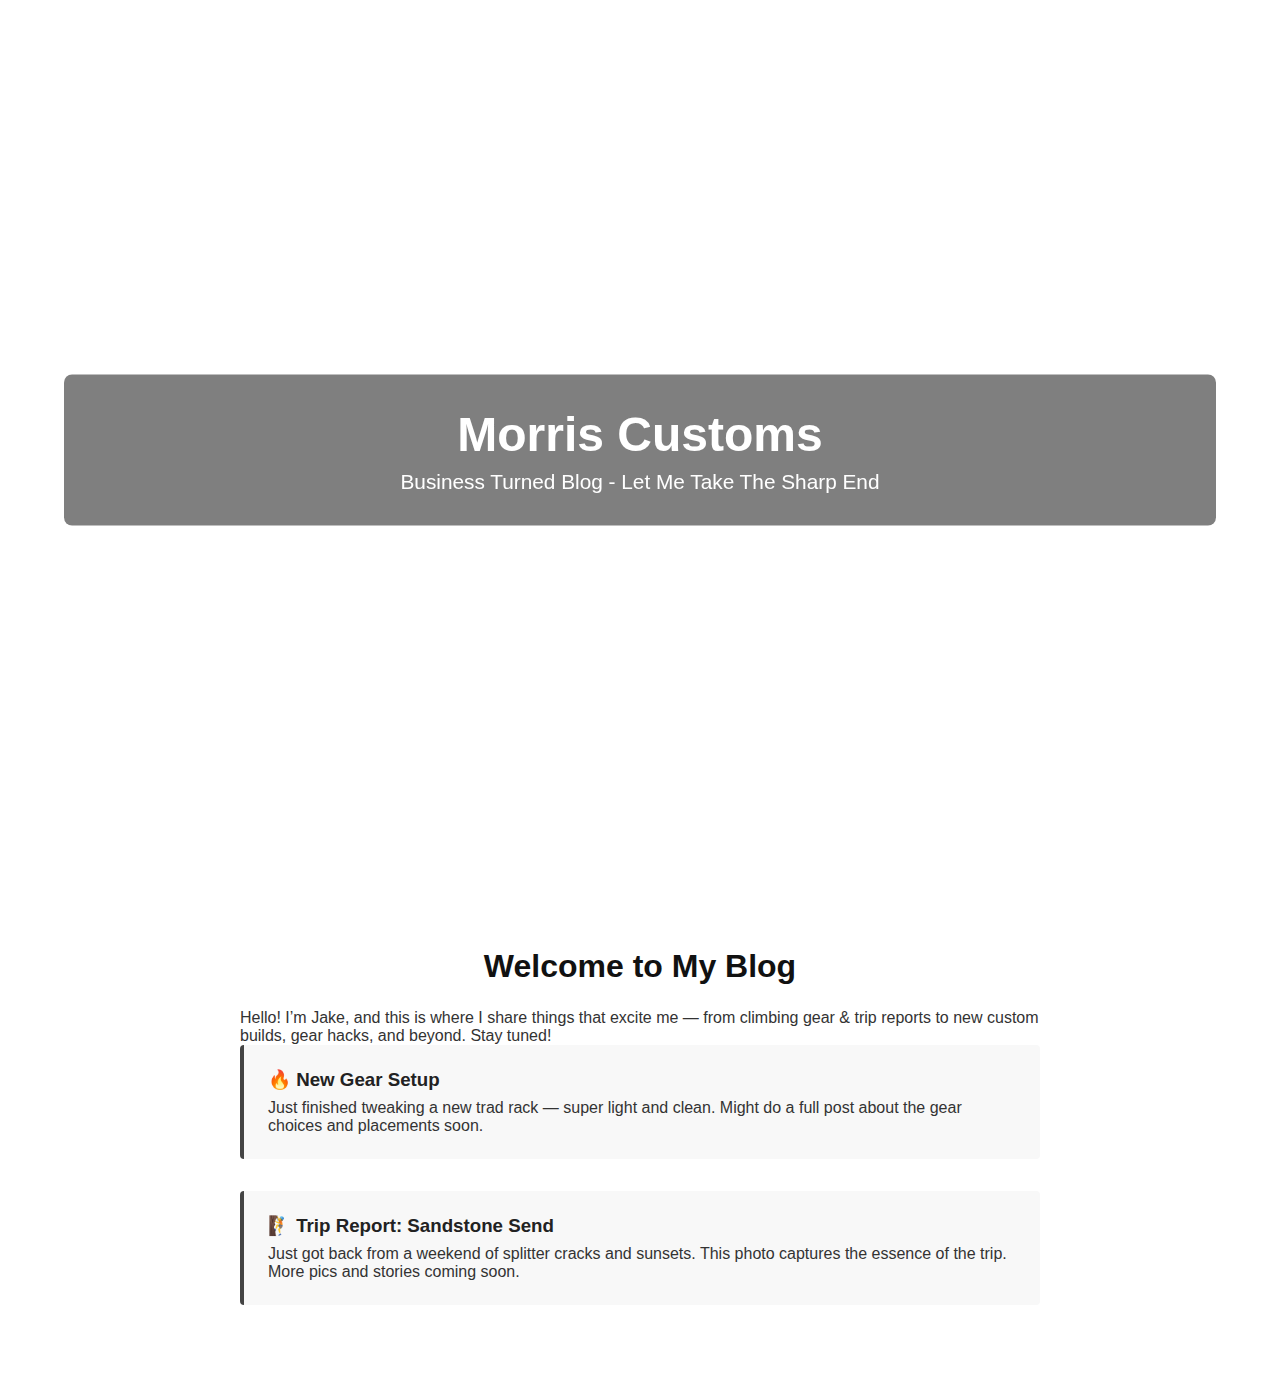
<file: index.html>
<!DOCTYPE html>
<html lang="en">
<head>
  <meta charset="UTF-8" />
  <meta name="viewport" content="width=device-width, initial-scale=1.0"/>
  <title>Morris Customs</title>
  <style>
    /* Reset & base styles */
    * {
      margin: 0;
      padding: 0;
      box-sizing: border-box;
    }

    html, body {
      height: 100%;
      font-family: 'Segoe UI', Tahoma, Geneva, Verdana, sans-serif;
      color: #fff;
      scroll-behavior: smooth;
    }

    /* Hero Section with iOS-compatible fixed background */
    .hero {
      position: relative;
      height: 100vh;
      overflow: hidden;
    }

    .background-image {
      position: fixed;
      top: 0;
      left: 0;
      width: 100vw;
      height: 100vh;
      background-image: url('https://mountainproject.com/assets/photos/climb/118571981_medium_1582473623.jpg?cache=1702073602');
      background-size: contain; /* change to 'cover' if you want full-bleed with cropping */
      background-repeat: no-repeat;
      background-position: center;
      background-color: #fff; /* White filler bars */
      z-index: -1;
    }

    .overlay {
      position: relative;
      z-index: 2;
      text-align: center;
      padding: 2rem;
      color: #fff;
      background: rgba(0, 0, 0, 0.5);
      border-radius: 8px;
      top: 50%;
      transform: translateY(-50%);
      max-width: 90%;
      margin: 0 auto;
    }

    .hero h1 {
      font-size: 3rem;
      margin-bottom: 0.5rem;
    }

    .hero .tagline {
      font-size: 1.3rem;
    }

    /* Content / Blog Section */
    .content {
      background-color: #fff;
      color: #333;
      padding: 3rem 1rem;
    }

    .blog-posts {
      max-width: 800px;
      margin: auto;
    }

    .blog-posts h2 {
      text-align: center;
      font-size: 2rem;
      margin-bottom: 1.5rem;
      color: #111;
    }

    .blog-posts article {
      margin-bottom: 2rem;
      background-color: #f8f8f8;
      padding: 1.5rem;
      border-left: 4px solid #444;
      border-radius: 4px;
    }

    .blog-posts h3 {
      margin-bottom: 0.5rem;
      color: #222;
    }

    /* Responsive adjustments */
    @media (max-width: 600px) {
      .hero h1 {
        font-size: 2rem;
      }

      .hero .tagline {
        font-size: 1rem;
      }

      .overlay {
        padding: 1rem;
      }
    }
    /* Navigation Bar Styles */
.navbar {
  background-color: rgba(0, 0, 0, 0.7);
  padding: 1rem;
  text-align: center;
  position: sticky;
  top: 0;
  z-index: 3;
}

.navbar ul {
  list-style: none;
  display: flex;
  justify-content: center;
  gap: 2rem;
  margin: 0;
  padding: 0;
}

.navbar a {
  color: #fff;
  text-decoration: none;
  font-weight: bold;
  transition: color 0.3s;
}

.navbar a:hover {
  color: #ccc;
}

  </style>
</head>
<body>

  <header class="hero">
    <div class="background-image"></div>
    <div class="overlay">
      <h1>Morris Customs</h1>
      <p class="tagline">Business Turned Blog - Let Me Take The Sharp End</p>
    </div>
  </header>

  <main class="content">
    <section class="blog-posts">
      <h2>Welcome to My Blog</h2>
      <p>Hello! I’m Jake, and this is where I share things that excite me — from climbing gear & trip reports to new custom builds, gear hacks, and beyond. Stay tuned!</p>

      <article>
        <h3>🔥 New Gear Setup</h3>
        <p>Just finished tweaking a new trad rack — super light and clean. Might do a full post about the gear choices and placements soon.</p>
      </article>

      <article>
        <h3>🧗 Trip Report: Sandstone Send</h3>
        <p>Just got back from a weekend of splitter cracks and sunsets. This photo captures the essence of the trip. More pics and stories coming soon.</p>
      </article>
    </section>
  </main>

</body>
</html>
</file>
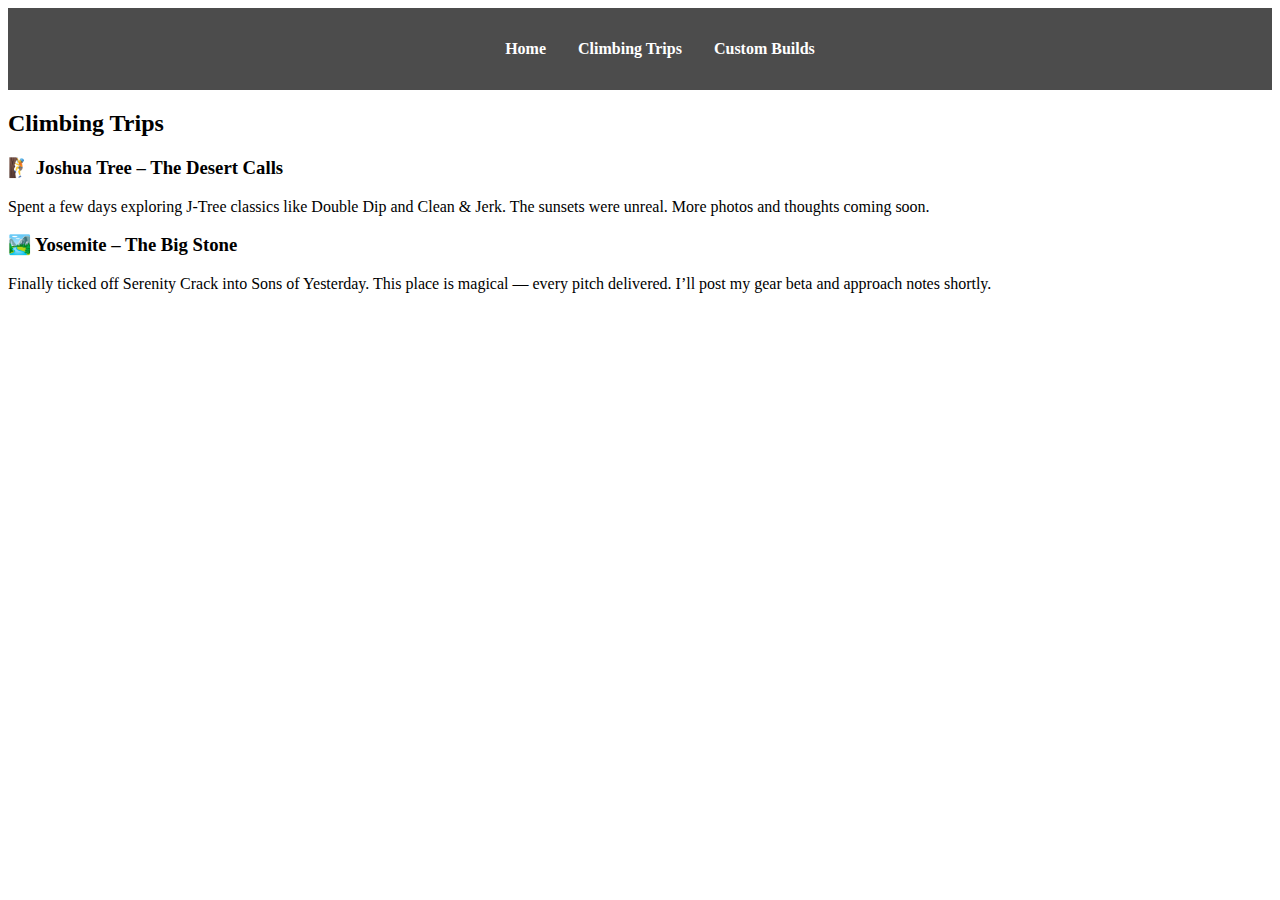
<file: climbing-trips.html>
<!DOCTYPE html>
<html lang="en">
<head>
  <meta charset="UTF-8" />
  <meta name="viewport" content="width=device-width, initial-scale=1.0"/>
  <title>Climbing Trips - Morris Customs</title>
  <link rel="stylesheet" href="styles.css" />
</head>
<body>

  <nav class="navbar">
    <ul>
      <li><a href="index.html">Home</a></li>
      <li><a href="climbing-trips.html">Climbing Trips</a></li>
      <li><a href="custom-builds.html">Custom Builds</a></li>
    </ul>
  </nav>

  <main>
    <section class="blog-posts">
      <h2>Climbing Trips</h2>

      <article>
        <h3>🧗 Joshua Tree – The Desert Calls</h3>
        <p>Spent a few days exploring J-Tree classics like Double Dip and Clean & Jerk. The sunsets were unreal. More photos and thoughts coming soon.</p>
      </article>

      <article>
        <h3>🏞️ Yosemite – The Big Stone</h3>
        <p>Finally ticked off Serenity Crack into Sons of Yesterday. This place is magical — every pitch delivered. I’ll post my gear beta and approach notes shortly.</p>
      </article>
    </section>
  </main>

</body>
</html>

</body>
</html>
</file>
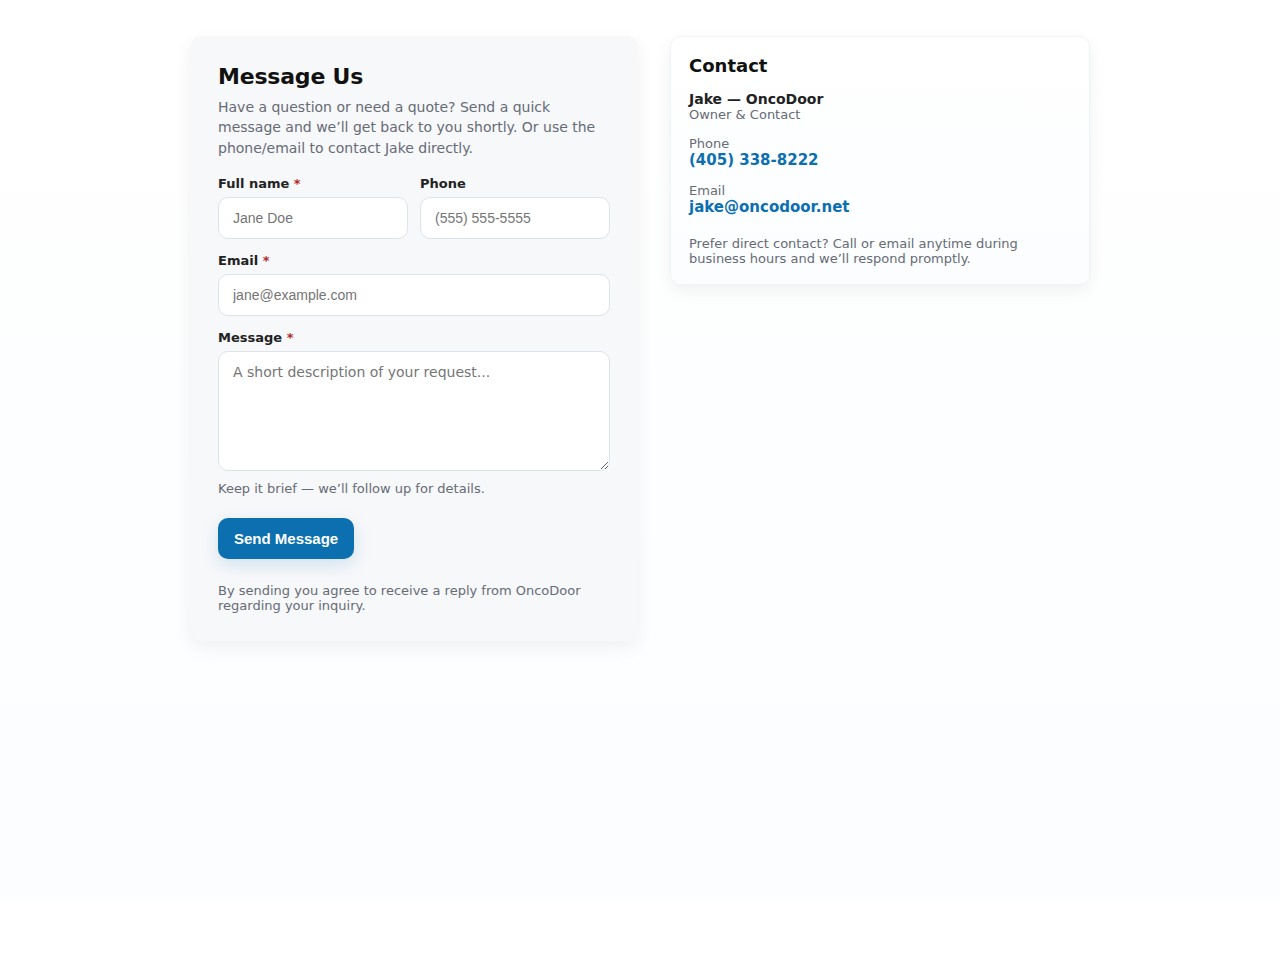
<file: contact.html>
<!doctype html>
<html lang="en">
<head>
  <meta charset="utf-8" />
  <meta name="viewport" content="width=device-width,initial-scale=1" />
  <title>Contact — OncoDoor</title>

  <!-- Minimal, modern, responsive styling -->
  <style>
    :root{
      --bg:#ffffff;
      --card:#f7f8fa;
      --muted:#666b75;
      --accent:#0b6fb0;
      --radius:12px;
      --max-width:900px;
      --gap:18px;
      font-family: Inter, system-ui, -apple-system, "Segoe UI", Roboto, "Helvetica Neue", Arial;
      color: #111;
    }
    html,body{height:100%;}
    body{
      margin:0;
      background:linear-gradient(180deg,#ffffff 0%, #fbfdff 100%);
      display:flex;
      align-items:flex-start;
      justify-content:center;
      padding:36px 18px;
      -webkit-font-smoothing:antialiased;
      -moz-osx-font-smoothing:grayscale;
    }

    .container{
      width:100%;
      max-width:var(--max-width);
      display:grid;
      grid-template-columns: 1fr 420px;
      gap:32px;
      align-items:start;
    }

    /* Stack on small screens */
    @media (max-width:880px){
      .container{grid-template-columns:1fr; padding:0 6px;}
    }

    .card{
      background:var(--card);
      border-radius:var(--radius);
      padding:28px;
      box-shadow: 0 6px 18px rgba(15,20,30,0.06);
    }

    h1{
      margin:0 0 8px 0;
      font-size:22px;
      letter-spacing:-0.2px;
    }
    p.lead{
      margin:0 0 18px 0;
      color:var(--muted);
      font-size:14px;
      line-height:1.45;
    }

    form{
      display:flex;
      flex-direction:column;
      gap:14px;
    }

    label{
      font-size:13px;
      color:#222;
      display:block;
      margin-bottom:6px;
      font-weight:600;
    }

    .row{
      display:flex;
      gap:12px;
    }
    .row .field{flex:1;}

    input[type="text"],
    input[type="email"],
    input[type="tel"],
    textarea{
      width:100%;
      box-sizing:border-box;
      padding:12px 14px;
      border-radius:10px;
      border:1px solid #dde3ea;
      background:white;
      font-size:14px;
      outline:none;
      transition:box-shadow .12s, border-color .12s;
    }
    input:focus, textarea:focus{
      border-color:var(--accent);
      box-shadow:0 6px 18px rgba(11,111,176,0.08);
    }
    textarea{min-height:120px; resize:vertical; font-family:inherit;}

    .help { font-size:13px; color:var(--muted); margin-top:6px; }

    .btn {
      display:inline-block;
      background:var(--accent);
      color:white;
      border:none;
      padding:12px 16px;
      border-radius:10px;
      cursor:pointer;
      font-weight:700;
      font-size:15px;
      box-shadow: 0 6px 18px rgba(11,111,176,0.16);
    }
    .btn:disabled{opacity:.6; cursor:not-allowed; box-shadow:none}

    .contact-info {
      display:flex;
      flex-direction:column;
      gap:14px;
      font-size:15px;
      color:#222;
    }

    .contact-card {
      background: linear-gradient(180deg,#fff 0%, #fbfdff 100%);
      border-radius:10px;
      padding:18px;
      border:1px solid #eef3f8;
    }

    .info-line {display:flex; gap:12px; align-items:center;}
    .info-line strong{display:block; font-size:14px;}
    .muted{color:var(--muted); font-size:13px;}

    .status {
      padding:10px 12px;
      border-radius:10px;
      font-weight:600;
      font-size:14px;
      display:none;
    }
    .status.success { background: #ebfbf2; color:#0a7a3c; border:1px solid #dff4e6; display:block;}
    .status.error { background:#fff3f2; color:#b02a2a; border:1px solid #ffdcd7; display:block;}

    /* small footer */
    .small {font-size:13px; color:var(--muted); margin-top:10px;}
  </style>
</head>
<body>
  <main class="container" role="main">
    <!-- Left: Form -->
    <section class="card" aria-labelledby="contact-heading">
      <h1 id="contact-heading">Message Us</h1>
      <p class="lead">Have a question or need a quote? Send a quick message and we’ll get back to you shortly. Or use the phone/email to contact Jake directly.</p>

      <div id="statusWrap" aria-live="polite"></div>

      <!-- Contact form -->
      <!-- IMPORTANT: Replace FORM_ACTION with your Formspree endpoint or your preferred form handler URL.
           Example Formspree action: "https://formspree.io/f/abcd1234" -->
      <form id="contactForm" novalidate>
        <!-- Visible fields -->
        <div class="row">
          <div class="field">
            <label for="name">Full name <span aria-hidden="true" style="color:#b02a2a">*</span></label>
            <input id="name" name="name" type="text" autocomplete="name" required placeholder="Jane Doe">
          </div>
          <div class="field">
            <label for="phone">Phone</label>
            <input id="phone" name="phone" type="tel" autocomplete="tel" placeholder="(555) 555-5555">
          </div>
        </div>

        <div>
          <label for="email">Email <span aria-hidden="true" style="color:#b02a2a">*</span></label>
          <input id="email" name="email" type="email" autocomplete="email" required placeholder="jane@example.com">
        </div>

        <div>
          <label for="message">Message <span aria-hidden="true" style="color:#b02a2a">*</span></label>
          <textarea id="message" name="message" required placeholder="A short description of your request..."></textarea>
          <div class="help">Keep it brief — we’ll follow up for details.</div>
        </div>

        <!-- Honeypot (hidden) to reduce spam -->
        <div style="position:absolute; left:-9999px; top:auto; width:1px; height:1px; overflow:hidden;" aria-hidden="true">
          <label>Leave this field blank<input name="website" tabindex="-1" autocomplete="off"></label>
        </div>

        <div style="display:flex; gap:12px; align-items:center; margin-top:8px;">
          <button class="btn" id="submitBtn" type="submit">Send Message</button>
          <div id="loading" aria-hidden="true" style="display:none;">Sending…</div>
        </div>

        <div class="small">By sending you agree to receive a reply from OncoDoor regarding your inquiry.</div>
      </form>
    </section>

    <!-- Right: Contact details -->
    <aside class="card contact-card" aria-labelledby="details-heading">
      <h2 id="details-heading" style="margin-top:0; font-size:18px;">Contact</h2>

      <div class="contact-info">
        <div class="info-line">
          <div>
            <strong>Jake — OncoDoor</strong>
            <div class="muted">Owner & Contact</div>
          </div>
        </div>

        <div class="info-line">
          <div>
            <div class="muted">Phone</div>
            <!-- tel: link for mobile devices -->
            <a href="tel:+14053388222" style="text-decoration:none; color:var(--accent); font-weight:700;">(405) 338-8222</a>
          </div>
        </div>

        <div class="info-line">
          <div>
            <div class="muted">Email</div>
            <a href="mailto:jake@oncodoor.net" style="text-decoration:none; color:var(--accent); font-weight:700;">jake@oncodoor.net</a>
          </div>
        </div>

        <div style="margin-top:6px;" class="muted">Prefer direct contact? Call or email anytime during business hours and we’ll respond promptly.</div>
      </div>
    </aside>
  </main>

  <!-- JavaScript: handles submission to a form service (Formspree example).
       IMPORTANT: Replace the value of FORM_ACTION with your form endpoint.
       If you prefer a plain HTML post, add action="https://formspree.io/f/yourID" method="POST" to the <form> tag and remove the JS. -->
  <script>
    (function(){
      const FORM_ACTION = "https://formspree.io/f/yourFormID"; // <-- REPLACE this with your Formspree endpoint
      // Example: "https://formspree.io/f/abcd1234"

      const form = document.getElementById('contactForm');
      const submitBtn = document.getElementById('submitBtn');
      const loading = document.getElementById('loading');
      const statusWrap = document.getElementById('statusWrap');

      function showStatus(type, text){
        statusWrap.innerHTML = "";
        const div = document.createElement('div');
        div.className = 'status ' + (type === 'ok' ? 'success' : 'error');
        div.textContent = text;
        statusWrap.appendChild(div);
        // Auto-hide after 8s
        setTimeout(()=> {
          if (div.parentNode) div.parentNode.removeChild(div);
        }, 8000);
      }

      form.addEventListener('submit', async function(e){
        e.preventDefault();

        // Basic client-side validation
        const name = form.name.value.trim();
        const email = form.email.value.trim();
        const message = form.message.value.trim();
        const honeypot = form.website && form.website.value.trim();

        if (honeypot) {
          // Bot detected. Silently drop.
          return;
        }
        if (!name || !email || !message) {
          showStatus('err', 'Please fill in name, email, and message before sending.');
          return;
        }

        // Show loading state
        submitBtn.disabled = true;
        loading.style.display = 'block';

        // Build form data
        const data = new FormData();
        data.append('name', name);
        data.append('email', email);
        data.append('phone', form.phone.value.trim());
        data.append('message', message);

        // POST to Formspree endpoint using fetch
        try {
          const res = await fetch(FORM_ACTION, {
            method: 'POST',
            body: data,
            headers: {
              'Accept': 'application/json'
            }
          });

          if (res.ok) {
            form.reset();
            showStatus('ok', 'Message sent — thanks! We will be in touch shortly.');
          } else {
            // Try to parse JSON response
            let json;
            try { json = await res.json(); } catch(e){}
            const errMsg = (json && json.error) ? json.error : 'There was a problem sending your message. Please try again later.';
            showStatus('err', errMsg);
          }
        } catch (err) {
          showStatus('err', 'Network error — please try again or email jake@oncodoor.net directly.');
        } finally {
          submitBtn.disabled = false;
          loading.style.display = 'none';
        }
      });
    })();
  </script>
</body>
</html>
</file>
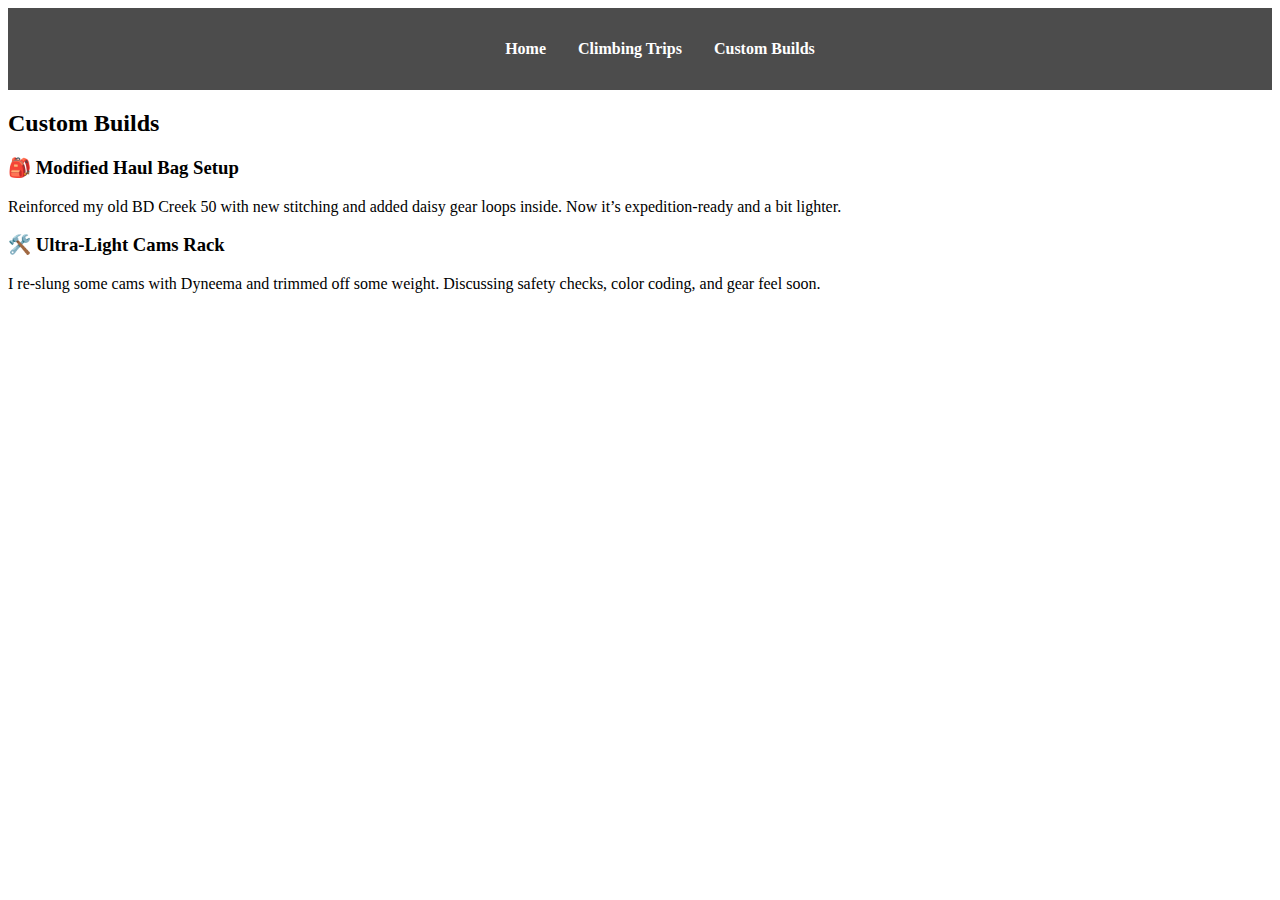
<file: custom-builds.html>
<!DOCTYPE html>
<html lang="en">
<head>
  <meta charset="UTF-8" />
  <meta name="viewport" content="width=device-width, initial-scale=1.0"/>
  <title>Custom Builds - Morris Customs</title>
  <link rel="stylesheet" href="styles.css" />
</head>
<body>

  <nav class="navbar">
    <ul>
      <li><a href="index.html">Home</a></li>
      <li><a href="climbing-trips.html">Climbing Trips</a></li>
      <li><a href="custom-builds.html">Custom Builds</a></li>
    </ul>
  </nav>

  <main class="content">
    <section class="blog-posts">
      <h2>Custom Builds</h2>
      <article>
        <h3>🎒 Modified Haul Bag Setup</h3>
        <p>Reinforced my old BD Creek 50 with new stitching and added daisy gear loops inside. Now it’s expedition-ready and a bit lighter.</p>
      </article>

      <article>
        <h3>🛠️ Ultra-Light Cams Rack</h3>
        <p>I re-slung some cams with Dyneema and trimmed off some weight. Discussing safety checks, color coding, and gear feel soon.</p>
      </article>
    </section>
  </main>

</body>
</html>
</file>
<file: styles.css>
.navbar {
  background-color: rgba(0, 0, 0, 0.7);
  padding: 1rem;
  text-align: center;
  position: sticky;
  top: 0;
  z-index: 3;
}

.navbar ul {
  list-style: none;
  display: flex;
  justify-content: center;
  gap: 2rem;
}

.navbar a {
  color: #fff;
  text-decoration: none;
  font-weight: bold;
  transition: color 0.3s;
}

.navbar a:hover {
  color: #ccc;
}
</file>
